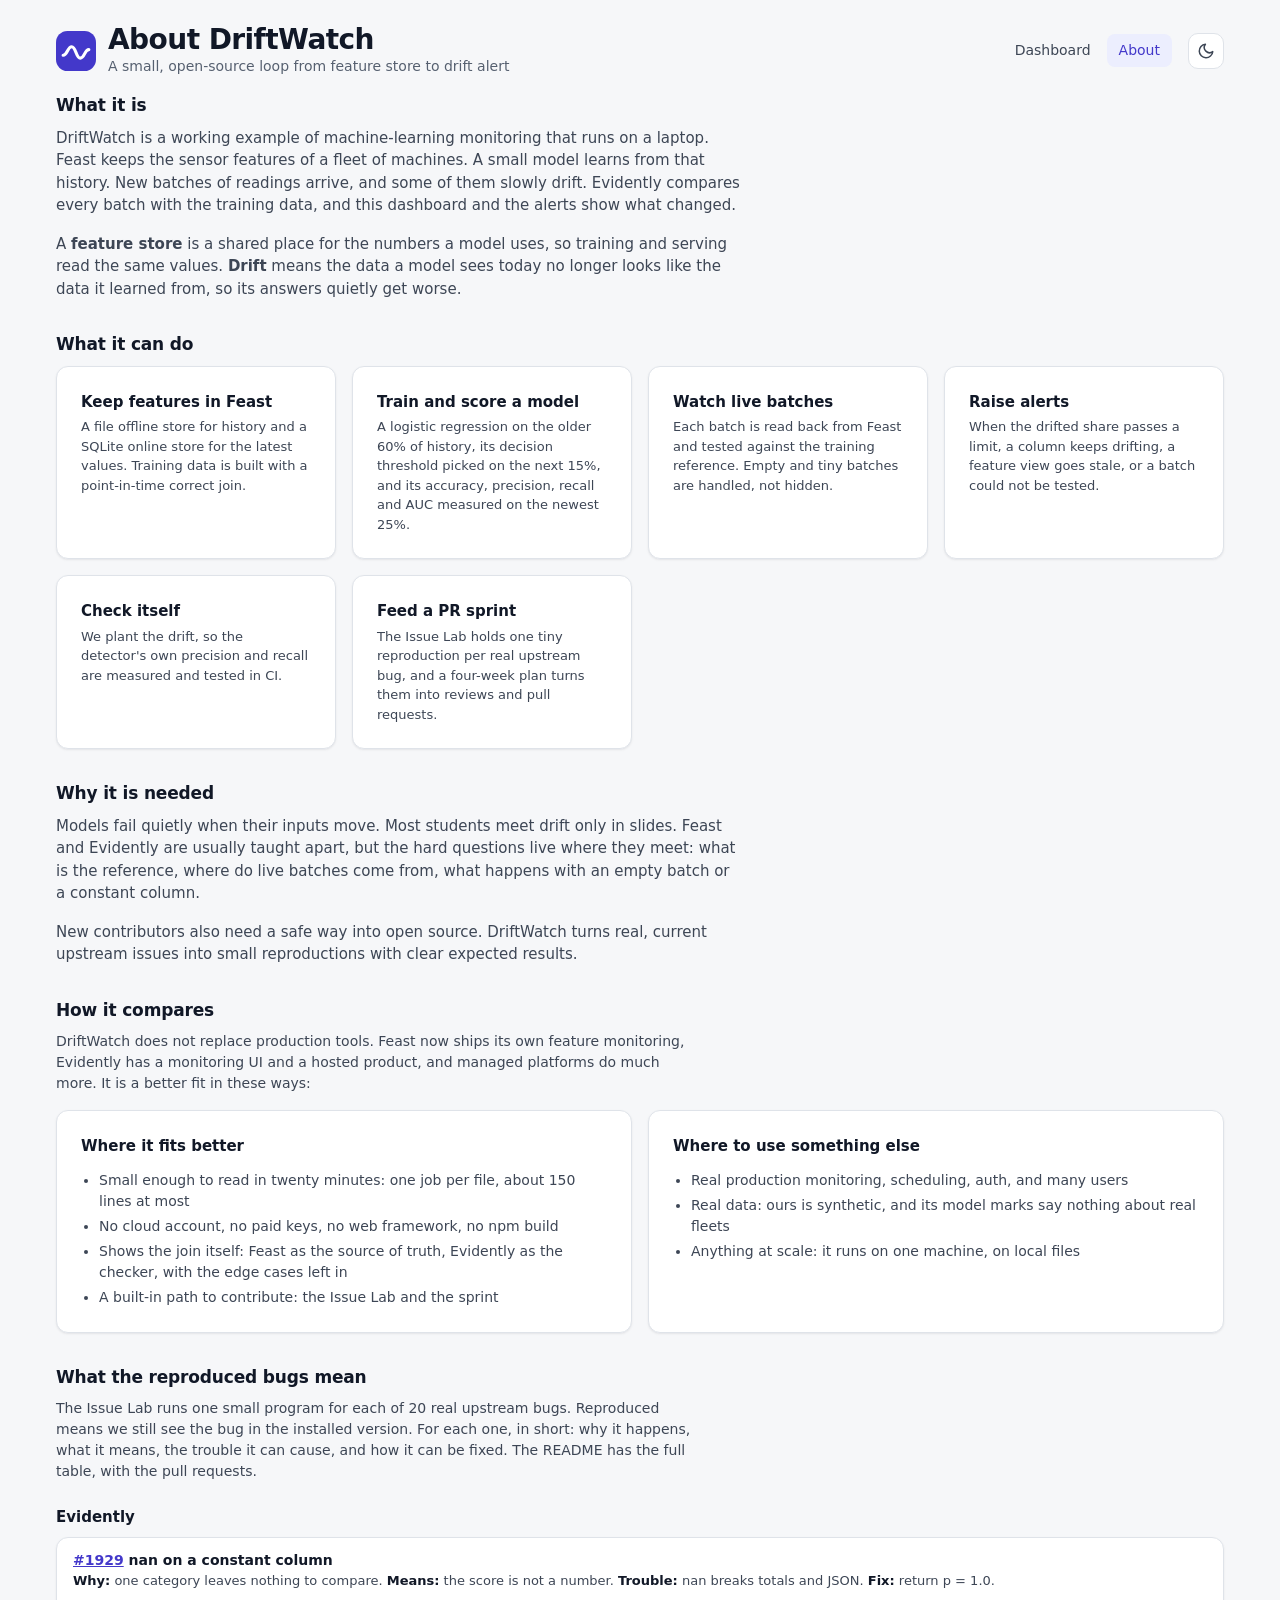
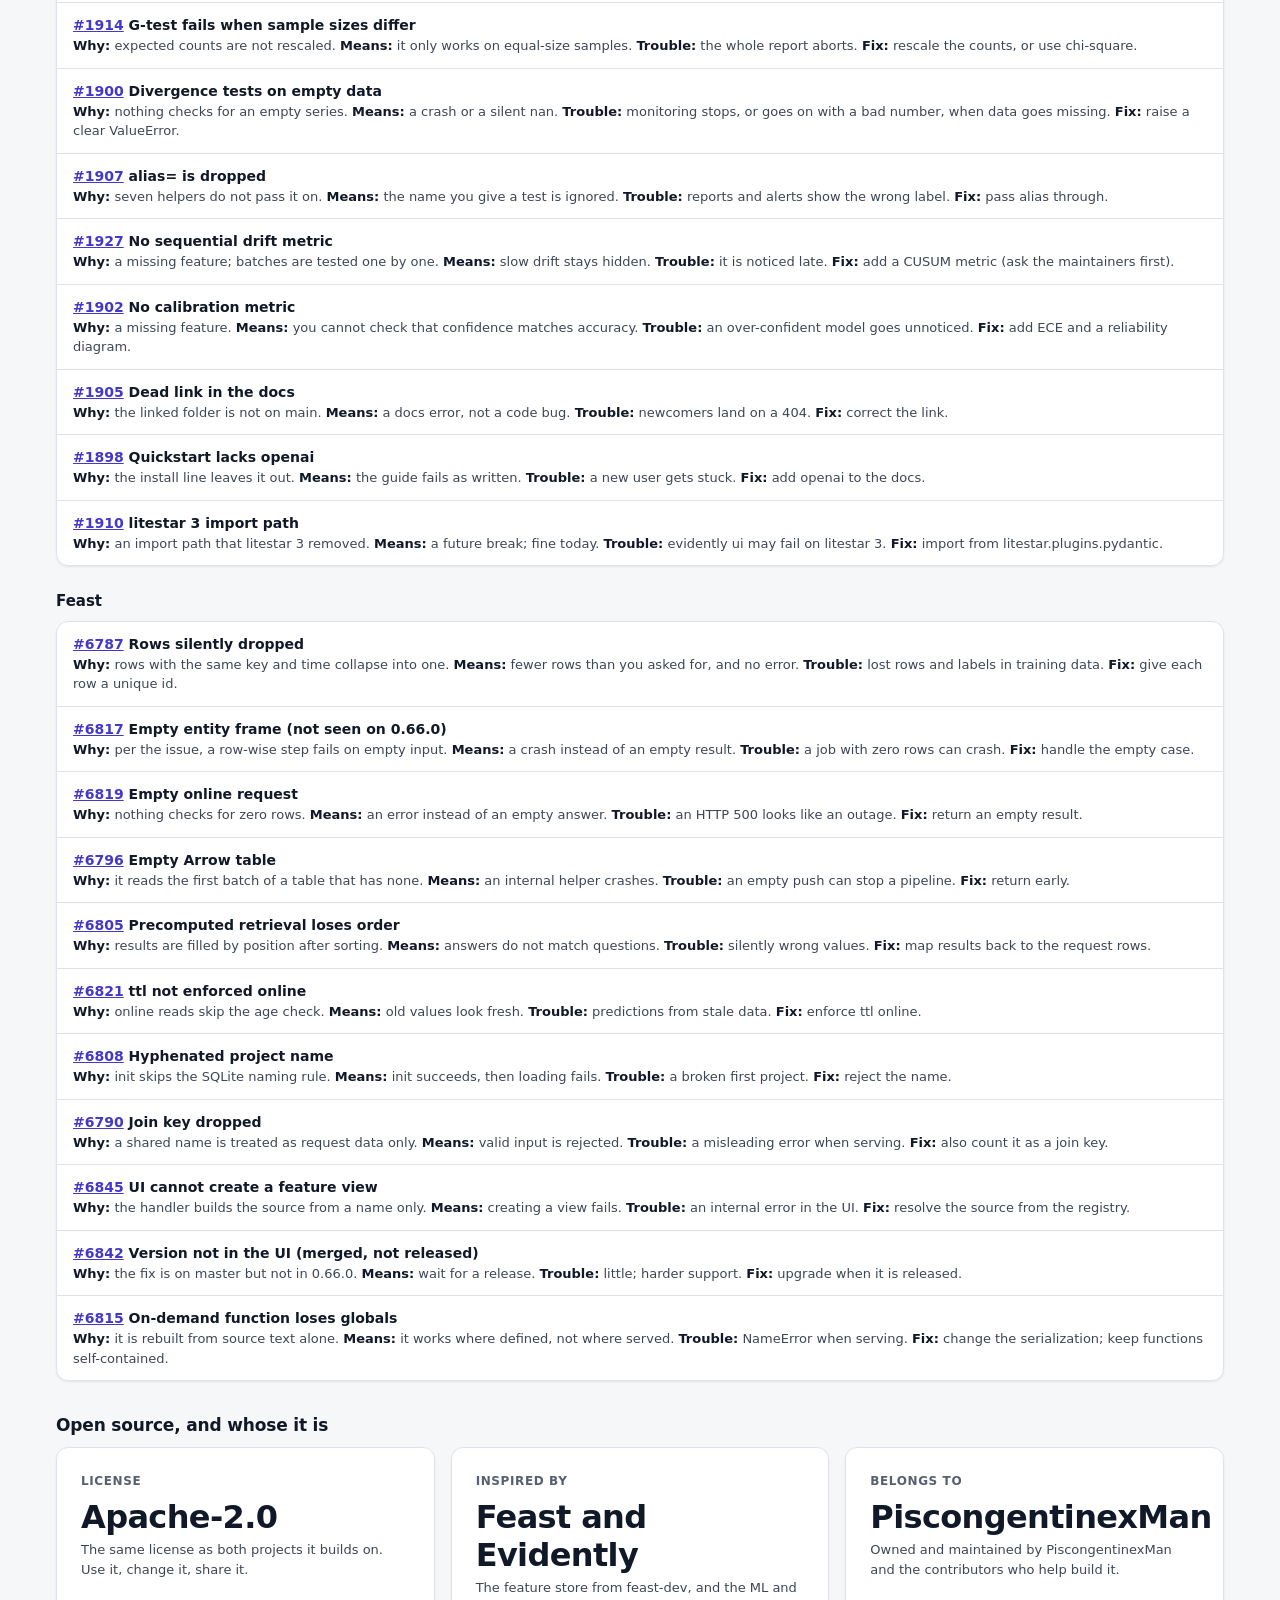
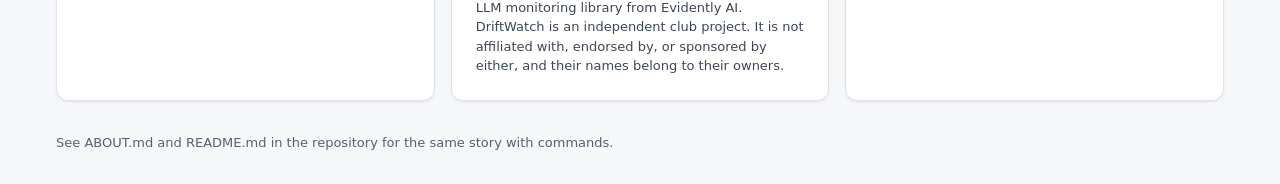
<file: web/about.html>
<!doctype html>
<html lang="en">
<head>
  <meta charset="utf-8">
  <meta name="viewport" content="width=device-width, initial-scale=1">
  <title>About DriftWatch</title>
  <meta name="description" content="What DriftWatch does, why it exists, how it compares, and who it belongs to.">
  <link rel="icon" href="data:image/svg+xml,%3Csvg xmlns='http://www.w3.org/2000/svg' viewBox='0 0 28 28'%3E%3Crect width='28' height='28' rx='8' fill='%234338ca'/%3E%3Cpath d='M5 17c3 0 3-6 6-6s3 8 6 8 3-6 6-6' stroke='white' stroke-width='2.2' fill='none' stroke-linecap='round'/%3E%3C/svg%3E">
  <link rel="stylesheet" href="tokens.css">
  <link rel="stylesheet" href="style.css">
  <script src="render.js" defer></script>
  <script src="theme.js" defer></script>
</head>
<body>
  <a class="skip" href="#main">Skip to content</a>
  <header class="top">
    <div class="brand">
      <svg class="mark" viewBox="0 0 28 28" aria-hidden="true">
        <rect width="28" height="28" rx="8" fill="var(--accent)"/>
        <path d="M5 17c3 0 3-6 6-6s3 8 6 8 3-6 6-6" stroke="var(--on-accent)" stroke-width="2.2" fill="none" stroke-linecap="round"/>
      </svg>
      <div>
        <h1>About DriftWatch</h1>
        <p class="tag">A small, open-source loop from feature store to drift alert</p>
      </div>
    </div>
    <div class="tools">
      <nav class="nav" aria-label="Pages"><a href="index.html">Dashboard</a><a href="about.html" aria-current="page">About</a></nav>
      <button class="icon-btn" id="theme" type="button" aria-label="Switch colour theme"></button>
    </div>
  </header>

  <main id="main">
    <section class="fade" aria-labelledby="h-what">
      <h2 id="h-what">What it is</h2>
      <div class="prose">
        <p>DriftWatch is a working example of machine-learning monitoring that runs on a laptop. Feast keeps the sensor features of a fleet of machines. A small model learns from that history. New batches of readings arrive, and some of them slowly drift. Evidently compares every batch with the training data, and this dashboard and the alerts show what changed.</p>
        <p>A <b>feature store</b> is a shared place for the numbers a model uses, so training and serving read the same values. <b>Drift</b> means the data a model sees today no longer looks like the data it learned from, so its answers quietly get worse.</p>
      </div>
    </section>

    <section class="fade" style="--i:1" aria-labelledby="h-can">
      <h2 id="h-can">What it can do</h2>
      <div class="cards">
        <article class="card"><h3>Keep features in Feast</h3><p class="sub">A file offline store for history and a SQLite online store for the latest values. Training data is built with a point-in-time correct join.</p></article>
        <article class="card"><h3>Train and score a model</h3><p class="sub">A logistic regression on the older 60% of history, its decision threshold picked on the next 15%, and its accuracy, precision, recall and AUC measured on the newest 25%.</p></article>
        <article class="card"><h3>Watch live batches</h3><p class="sub">Each batch is read back from Feast and tested against the training reference. Empty and tiny batches are handled, not hidden.</p></article>
        <article class="card"><h3>Raise alerts</h3><p class="sub">When the drifted share passes a limit, a column keeps drifting, a feature view goes stale, or a batch could not be tested.</p></article>
        <article class="card"><h3>Check itself</h3><p class="sub">We plant the drift, so the detector's own precision and recall are measured and tested in CI.</p></article>
        <article class="card"><h3>Feed a PR sprint</h3><p class="sub">The Issue Lab holds one tiny reproduction per real upstream bug, and a four-week plan turns them into reviews and pull requests.</p></article>
      </div>
    </section>

    <section class="fade" style="--i:2" aria-labelledby="h-why">
      <h2 id="h-why">Why it is needed</h2>
      <div class="prose">
        <p>Models fail quietly when their inputs move. Most students meet drift only in slides. Feast and Evidently are usually taught apart, but the hard questions live where they meet: what is the reference, where do live batches come from, what happens with an empty batch or a constant column.</p>
        <p>New contributors also need a safe way into open source. DriftWatch turns real, current upstream issues into small reproductions with clear expected results.</p>
      </div>
    </section>

    <section class="fade" style="--i:3" aria-labelledby="h-better">
      <h2 id="h-better">How it compares</h2>
      <p class="lede">DriftWatch does not replace production tools. Feast now ships its own feature monitoring, Evidently has a monitoring UI and a hosted product, and managed platforms do much more. It is a better fit in these ways:</p>
      <div class="two">
        <article class="card"><h3>Where it fits better</h3>
          <ul>
            <li>Small enough to read in twenty minutes: one job per file, about 150 lines at most</li>
            <li>No cloud account, no paid keys, no web framework, no npm build</li>
            <li>Shows the join itself: Feast as the source of truth, Evidently as the checker, with the edge cases left in</li>
            <li>A built-in path to contribute: the Issue Lab and the sprint</li>
          </ul></article>
        <article class="card"><h3>Where to use something else</h3>
          <ul>
            <li>Real production monitoring, scheduling, auth, and many users</li>
            <li>Real data: ours is synthetic, and its model marks say nothing about real fleets</li>
            <li>Anything at scale: it runs on one machine, on local files</li>
          </ul></article>
      </div>
    </section>

    <section class="fade bugs" style="--i:4" aria-labelledby="h-bugs">
      <h2 id="h-bugs">What the reproduced bugs mean</h2>
      <p class="lede">The Issue Lab runs one small program for each of 20 real upstream bugs. Reproduced means we still see the bug in the installed version. For each one, in short: why it happens, what it means, the trouble it can cause, and how it can be fixed. The README has the full table, with the pull requests.</p>
      <h3>Evidently</h3>
      <div class="panel"><ul class="why">
        <li><p class="t"><a href="https://github.com/evidentlyai/evidently/issues/1929" target="_blank" rel="noopener">#1929</a> nan on a constant column</p><p class="d"><b>Why:</b> one category leaves nothing to compare. <b>Means:</b> the score is not a number. <b>Trouble:</b> nan breaks totals and JSON. <b>Fix:</b> return p = 1.0.</p></li>
        <li><p class="t"><a href="https://github.com/evidentlyai/evidently/issues/1914" target="_blank" rel="noopener">#1914</a> G-test fails when sample sizes differ</p><p class="d"><b>Why:</b> expected counts are not rescaled. <b>Means:</b> it only works on equal-size samples. <b>Trouble:</b> the whole report aborts. <b>Fix:</b> rescale the counts, or use chi-square.</p></li>
        <li><p class="t"><a href="https://github.com/evidentlyai/evidently/issues/1900" target="_blank" rel="noopener">#1900</a> Divergence tests on empty data</p><p class="d"><b>Why:</b> nothing checks for an empty series. <b>Means:</b> a crash or a silent nan. <b>Trouble:</b> monitoring stops, or goes on with a bad number, when data goes missing. <b>Fix:</b> raise a clear ValueError.</p></li>
        <li><p class="t"><a href="https://github.com/evidentlyai/evidently/issues/1907" target="_blank" rel="noopener">#1907</a> alias= is dropped</p><p class="d"><b>Why:</b> seven helpers do not pass it on. <b>Means:</b> the name you give a test is ignored. <b>Trouble:</b> reports and alerts show the wrong label. <b>Fix:</b> pass alias through.</p></li>
        <li><p class="t"><a href="https://github.com/evidentlyai/evidently/issues/1927" target="_blank" rel="noopener">#1927</a> No sequential drift metric</p><p class="d"><b>Why:</b> a missing feature; batches are tested one by one. <b>Means:</b> slow drift stays hidden. <b>Trouble:</b> it is noticed late. <b>Fix:</b> add a CUSUM metric (ask the maintainers first).</p></li>
        <li><p class="t"><a href="https://github.com/evidentlyai/evidently/issues/1902" target="_blank" rel="noopener">#1902</a> No calibration metric</p><p class="d"><b>Why:</b> a missing feature. <b>Means:</b> you cannot check that confidence matches accuracy. <b>Trouble:</b> an over-confident model goes unnoticed. <b>Fix:</b> add ECE and a reliability diagram.</p></li>
        <li><p class="t"><a href="https://github.com/evidentlyai/evidently/issues/1905" target="_blank" rel="noopener">#1905</a> Dead link in the docs</p><p class="d"><b>Why:</b> the linked folder is not on main. <b>Means:</b> a docs error, not a code bug. <b>Trouble:</b> newcomers land on a 404. <b>Fix:</b> correct the link.</p></li>
        <li><p class="t"><a href="https://github.com/evidentlyai/evidently/issues/1898" target="_blank" rel="noopener">#1898</a> Quickstart lacks openai</p><p class="d"><b>Why:</b> the install line leaves it out. <b>Means:</b> the guide fails as written. <b>Trouble:</b> a new user gets stuck. <b>Fix:</b> add openai to the docs.</p></li>
        <li><p class="t"><a href="https://github.com/evidentlyai/evidently/issues/1910" target="_blank" rel="noopener">#1910</a> litestar 3 import path</p><p class="d"><b>Why:</b> an import path that litestar 3 removed. <b>Means:</b> a future break; fine today. <b>Trouble:</b> evidently ui may fail on litestar 3. <b>Fix:</b> import from litestar.plugins.pydantic.</p></li>
      </ul></div>
      <h3>Feast</h3>
      <div class="panel"><ul class="why">
        <li><p class="t"><a href="https://github.com/feast-dev/feast/issues/6787" target="_blank" rel="noopener">#6787</a> Rows silently dropped</p><p class="d"><b>Why:</b> rows with the same key and time collapse into one. <b>Means:</b> fewer rows than you asked for, and no error. <b>Trouble:</b> lost rows and labels in training data. <b>Fix:</b> give each row a unique id.</p></li>
        <li><p class="t"><a href="https://github.com/feast-dev/feast/issues/6817" target="_blank" rel="noopener">#6817</a> Empty entity frame (not seen on 0.66.0)</p><p class="d"><b>Why:</b> per the issue, a row-wise step fails on empty input. <b>Means:</b> a crash instead of an empty result. <b>Trouble:</b> a job with zero rows can crash. <b>Fix:</b> handle the empty case.</p></li>
        <li><p class="t"><a href="https://github.com/feast-dev/feast/issues/6819" target="_blank" rel="noopener">#6819</a> Empty online request</p><p class="d"><b>Why:</b> nothing checks for zero rows. <b>Means:</b> an error instead of an empty answer. <b>Trouble:</b> an HTTP 500 looks like an outage. <b>Fix:</b> return an empty result.</p></li>
        <li><p class="t"><a href="https://github.com/feast-dev/feast/issues/6796" target="_blank" rel="noopener">#6796</a> Empty Arrow table</p><p class="d"><b>Why:</b> it reads the first batch of a table that has none. <b>Means:</b> an internal helper crashes. <b>Trouble:</b> an empty push can stop a pipeline. <b>Fix:</b> return early.</p></li>
        <li><p class="t"><a href="https://github.com/feast-dev/feast/issues/6805" target="_blank" rel="noopener">#6805</a> Precomputed retrieval loses order</p><p class="d"><b>Why:</b> results are filled by position after sorting. <b>Means:</b> answers do not match questions. <b>Trouble:</b> silently wrong values. <b>Fix:</b> map results back to the request rows.</p></li>
        <li><p class="t"><a href="https://github.com/feast-dev/feast/issues/6821" target="_blank" rel="noopener">#6821</a> ttl not enforced online</p><p class="d"><b>Why:</b> online reads skip the age check. <b>Means:</b> old values look fresh. <b>Trouble:</b> predictions from stale data. <b>Fix:</b> enforce ttl online.</p></li>
        <li><p class="t"><a href="https://github.com/feast-dev/feast/issues/6808" target="_blank" rel="noopener">#6808</a> Hyphenated project name</p><p class="d"><b>Why:</b> init skips the SQLite naming rule. <b>Means:</b> init succeeds, then loading fails. <b>Trouble:</b> a broken first project. <b>Fix:</b> reject the name.</p></li>
        <li><p class="t"><a href="https://github.com/feast-dev/feast/issues/6790" target="_blank" rel="noopener">#6790</a> Join key dropped</p><p class="d"><b>Why:</b> a shared name is treated as request data only. <b>Means:</b> valid input is rejected. <b>Trouble:</b> a misleading error when serving. <b>Fix:</b> also count it as a join key.</p></li>
        <li><p class="t"><a href="https://github.com/feast-dev/feast/issues/6845" target="_blank" rel="noopener">#6845</a> UI cannot create a feature view</p><p class="d"><b>Why:</b> the handler builds the source from a name only. <b>Means:</b> creating a view fails. <b>Trouble:</b> an internal error in the UI. <b>Fix:</b> resolve the source from the registry.</p></li>
        <li><p class="t"><a href="https://github.com/feast-dev/feast/issues/6842" target="_blank" rel="noopener">#6842</a> Version not in the UI (merged, not released)</p><p class="d"><b>Why:</b> the fix is on master but not in 0.66.0. <b>Means:</b> wait for a release. <b>Trouble:</b> little; harder support. <b>Fix:</b> upgrade when it is released.</p></li>
        <li><p class="t"><a href="https://github.com/feast-dev/feast/issues/6815" target="_blank" rel="noopener">#6815</a> On-demand function loses globals</p><p class="d"><b>Why:</b> it is rebuilt from source text alone. <b>Means:</b> it works where defined, not where served. <b>Trouble:</b> NameError when serving. <b>Fix:</b> change the serialization; keep functions self-contained.</p></li>
      </ul></div>
    </section>

    <section class="fade" style="--i:5" aria-labelledby="h-open">
      <h2 id="h-open">Open source, and whose it is</h2>
      <div class="cards">
        <article class="card"><p class="label">License</p><p class="big">Apache-2.0</p><p class="sub">The same license as both projects it builds on. Use it, change it, share it.</p></article>
        <article class="card"><p class="label">Inspired by</p><p class="big">Feast and Evidently</p><p class="sub">The feature store from feast-dev, and the ML and LLM monitoring library from Evidently AI. DriftWatch is an independent club project. It is not affiliated with, endorsed by, or sponsored by either, and their names belong to their owners.</p></article>
        <article class="card"><p class="label">Belongs to</p><p class="big">PiscongentinexMan</p><p class="sub">Owned and maintained by PiscongentinexMan and the contributors who help build it.</p></article>
      </div>
    </section>
  </main>
  <footer>See ABOUT.md and README.md in the repository for the same story with commands.</footer>
</body>
</html>
</file>
<file: web/tokens.css>
/* Design tokens: change a colour here and nothing else in the UI needs touching.
   Light is the default; dark follows the system unless the toggle sets data-theme. */
:root {
  color-scheme: light;
  --bg: #f6f7f9;
  --surface: #ffffff;
  --surface-2: #f0f2f5;
  --border: #dfe3e9;
  --grid: #e7eaef;
  --text: #111827;
  --text-2: #3d4655;
  --muted: #566070;
  --accent: #4338ca;
  --accent-soft: #eceefe;
  --on-accent: #ffffff;
  --ok: #146c33;
  --ok-soft: #e6f6ec;
  --warn: #8f5200;
  --warn-soft: #fff3d9;
  --alert: #b3221d;
  --alert-soft: #fdebea;
  --shadow: 0 1px 2px rgba(16, 24, 40, 0.04), 0 1px 3px rgba(16, 24, 40, 0.05);

  --radius: 12px;
  --s1: 8px;
  --s2: 16px;
  --s3: 24px;
  --s4: 32px;
  --s5: 48px;
  --font: system-ui, -apple-system, "Segoe UI", Roboto, "Helvetica Neue", Arial, sans-serif;
}

@media (prefers-color-scheme: dark) {
  :root:not([data-theme="light"]) {
    color-scheme: dark;
    --bg: #0c0f15;
    --surface: #131822;
    --surface-2: #1a202c;
    --border: #262d3b;
    --grid: #232a37;
    --text: #e9ecf2;
    --text-2: #bcc3d0;
    --muted: #97a0b1;
    --accent: #a5b4fc;
    --accent-soft: #1f2440;
    --on-accent: #0c0f15;
    --ok: #5fd68a;
    --ok-soft: #12291d;
    --warn: #f3bd55;
    --warn-soft: #2e2410;
    --alert: #ff8f88;
    --alert-soft: #331a19;
    --shadow: 0 1px 2px rgba(0, 0, 0, 0.4);
  }
}

:root[data-theme="dark"] {
  color-scheme: dark;
  --bg: #0c0f15;
  --surface: #131822;
  --surface-2: #1a202c;
  --border: #262d3b;
  --grid: #232a37;
  --text: #e9ecf2;
  --text-2: #bcc3d0;
  --muted: #97a0b1;
  --accent: #a5b4fc;
  --accent-soft: #1f2440;
  --on-accent: #0c0f15;
  --ok: #5fd68a;
  --ok-soft: #12291d;
  --warn: #f3bd55;
  --warn-soft: #2e2410;
  --alert: #ff8f88;
  --alert-soft: #331a19;
  --shadow: 0 1px 2px rgba(0, 0, 0, 0.4);
}
</file>
<file: web/style.css>
/* Layout and components. Colours and spacing come from tokens.css; nothing here hard-codes a colour. */
*, *::before, *::after { box-sizing: border-box; }
html { -webkit-text-size-adjust: 100%; }
body { margin: 0; background: var(--bg); color: var(--text); font: 400 15px/1.5 var(--font); font-variant-numeric: tabular-nums; }
h1, h2, h3, p { margin: 0; }
a { color: var(--accent); }
code { font: 500 13px ui-monospace, SFMono-Regular, Menlo, Consolas, monospace; background: var(--surface-2); border: 1px solid var(--border); border-radius: 6px; padding: 2px 8px; }
:focus-visible { outline: 2px solid var(--accent); outline-offset: 2px; border-radius: 6px; }
.sr-only, .skip:not(:focus) { position: absolute; width: 1px; height: 1px; overflow: hidden; clip: rect(0 0 0 0); white-space: nowrap; }
.skip:focus { position: fixed; left: var(--s2); top: var(--s1); z-index: 10; background: var(--surface); padding: var(--s1) var(--s2); border-radius: var(--s1); }

.top, main, footer { max-width: 1200px; margin: 0 auto; padding-left: var(--s2); padding-right: var(--s2); }
.top { display: flex; flex-wrap: wrap; align-items: center; justify-content: space-between; gap: var(--s2); padding-top: var(--s3); padding-bottom: var(--s2); }
.brand { display: flex; align-items: center; gap: 12px; }
.mark { width: 40px; height: 40px; flex: none; }
h1 { font-size: 28px; line-height: 1.15; font-weight: 650; letter-spacing: -0.02em; }
.tag { color: var(--muted); font-size: 14px; }
.tools { display: flex; flex-wrap: wrap; align-items: center; gap: var(--s1); }
.nav { display: flex; gap: 4px; margin-right: var(--s1); }
.nav a { color: var(--text-2); text-decoration: none; font-size: 14px; font-weight: 500; padding: 6px 12px; border-radius: 8px; transition: background 0.15s, color 0.15s; }
.nav a:hover { background: var(--surface-2); color: var(--text); }
.nav a[aria-current] { color: var(--accent); background: var(--accent-soft); }
.prose { max-width: 72ch; color: var(--text-2); }
.prose p + p { margin-top: var(--s2); }
.two { display: grid; gap: var(--s2); grid-template-columns: repeat(auto-fit, minmax(min(100%, 320px), 1fr)); }
.card ul { margin: var(--s1) 0 0; padding-left: 18px; color: var(--text-2); font-size: 14px; }
.card li + li { margin-top: 4px; }
.chip { font-size: 13px; color: var(--text-2); background: var(--surface); border: 1px solid var(--border); border-radius: 999px; padding: 4px 12px; }
.icon-btn { width: 36px; height: 36px; display: grid; place-items: center; color: var(--text-2); background: var(--surface); border: 1px solid var(--border); border-radius: 10px; cursor: pointer; transition: color 0.15s, border-color 0.15s; }
.icon-btn:hover { color: var(--accent); border-color: var(--accent); }
.icon { width: 18px; height: 18px; fill: none; stroke: currentColor; stroke-width: 2; stroke-linecap: round; stroke-linejoin: round; flex: none; }

main { padding-bottom: var(--s4); }
#content > * + *, main > section + section { margin-top: var(--s4); }
#content > .strip { margin-top: var(--s2); }
h2 { font-size: 17px; font-weight: 600; letter-spacing: -0.01em; margin-bottom: var(--s1); }
h3 { font-size: 15px; font-weight: 600; }
.lede { color: var(--text-2); font-size: 14px; max-width: 72ch; margin-bottom: var(--s2); }
.label { font-size: 12px; font-weight: 600; letter-spacing: 0.05em; text-transform: uppercase; color: var(--muted); }
.sub { font-size: 13px; color: var(--text-2); }

.cards { display: grid; gap: var(--s2); grid-template-columns: repeat(auto-fit, minmax(230px, 1fr)); }
.card, .panel { background: var(--surface); border: 1px solid var(--border); border-radius: var(--radius); box-shadow: var(--shadow); }
.card { padding: var(--s3); display: flex; flex-direction: column; gap: 4px; transition: border-color 0.2s, transform 0.2s; }
.card:hover { border-color: var(--accent); transform: translateY(-1px); }
.big { font-size: 32px; line-height: 1.2; font-weight: 650; letter-spacing: -0.02em; margin-top: 4px; }
.card .pill { align-self: flex-start; margin-top: var(--s1); }
.spark { width: 120px; height: 32px; margin-top: var(--s1); }
.strip { display: flex; flex-wrap: wrap; gap: 4px var(--s3); font-size: 13px; color: var(--text-2); padding: 0 4px; }
.strip b { color: var(--text); font-weight: 600; margin-right: 6px; }

.charts { display: grid; gap: var(--s2); grid-template-columns: repeat(auto-fill, minmax(min(100%, 300px), 1fr)); }
.chart { padding: var(--s2) var(--s2) var(--s1); }
.chart header { display: flex; align-items: center; justify-content: space-between; gap: var(--s1); }
.chart svg { display: block; width: 100%; height: auto; margin-top: var(--s1); }
.line { fill: none; stroke: var(--accent); stroke-width: 2; stroke-linejoin: round; stroke-linecap: round; stroke-dasharray: 1; stroke-dashoffset: 0; animation: draw 1.1s ease-out both; }
.pt { fill: var(--surface); stroke: var(--accent); stroke-width: 2; }
.pt.hot { fill: var(--alert); stroke: var(--alert); }
.limit { stroke: var(--alert); stroke-width: 1.5; stroke-dasharray: 4 4; }
.zone { fill: var(--alert); opacity: 0.07; }
.grid { stroke: var(--grid); }
.skip { fill: none; stroke: var(--muted); stroke-width: 1.5; stroke-linecap: round; }
.tick { fill: var(--muted); font-size: 10px; }
.limit-label { fill: var(--alert); }

.cols { display: grid; gap: var(--s3); grid-template-columns: minmax(0, 3fr) minmax(0, 2fr); align-items: start; }
.panel { overflow: hidden; }
.panel-note { padding: var(--s2) var(--s2) 0; font-size: 13px; color: var(--text-2); }
.scroll { overflow-x: auto; }
table { width: 100%; border-collapse: collapse; font-size: 14px; }
th { padding: 12px var(--s2); text-align: left; font-size: 12px; font-weight: 600; letter-spacing: 0.05em; text-transform: uppercase; color: var(--muted); background: var(--surface-2); white-space: nowrap; }
td { padding: 12px var(--s2); border-top: 1px solid var(--border); white-space: nowrap; }
td:nth-child(3) { white-space: normal; }
tbody tr { transition: background 0.15s; }
tbody tr:hover { background: var(--surface-2); }
.num { text-align: right; }

.pill { display: inline-flex; align-items: center; gap: 6px; padding: 0 10px; border-radius: 999px; font-size: 12px; font-weight: 600; line-height: 22px; white-space: nowrap; }
.pill::before { content: ""; width: 6px; height: 6px; border-radius: 50%; background: currentColor; }
.pill.ok { color: var(--ok); background: var(--ok-soft); }
.pill.warn { color: var(--warn); background: var(--warn-soft); }
.pill.alert { color: var(--alert); background: var(--alert-soft); }
.pill.idle { color: var(--text-2); background: var(--surface-2); }

.alerts { list-style: none; margin: 0; padding: 0; max-height: 440px; overflow: auto; }
.alerts li { display: grid; grid-template-columns: auto 1fr auto; gap: 12px; padding: 12px var(--s2); border-top: 1px solid var(--border); transition: background 0.15s; }
.alerts li:first-child { border-top: 0; }
.alerts li:hover { background: var(--surface-2); }
.alerts .alert .ico { color: var(--alert); }
.alerts .warn .ico { color: var(--warn); }
.alerts .t { font-weight: 600; font-size: 14px; }
.alerts .d, .alerts .when { font-size: 13px; color: var(--text-2); }
.alerts .when { white-space: nowrap; }

.bugs h3 { margin: var(--s3) 0 var(--s1); }
.why { list-style: none; margin: 0; padding: 0; }
.why li { padding: 12px var(--s2); border-top: 1px solid var(--border); }
.why li:first-child { border-top: 0; }
.why .t { font-weight: 600; font-size: 14px; }
.why .d { font-size: 13px; color: var(--text-2); }
.why .d b { color: var(--text); font-weight: 600; }

.empty { display: flex; flex-direction: column; align-items: center; gap: var(--s1); text-align: center; padding: var(--s5) var(--s3); color: var(--text-2); }
.empty .icon { width: 32px; height: 32px; color: var(--muted); }
.empty h3 { color: var(--text); }
.empty.small { padding: var(--s4) var(--s3); }
.loading { padding: var(--s4); color: var(--muted); text-align: center; }
footer { padding-top: 0; padding-bottom: var(--s4); font-size: 13px; color: var(--muted); }

.fade { animation: fade 0.5s ease-out both; animation-delay: calc(var(--i, 0) * 50ms); }
@keyframes fade { from { opacity: 0; transform: translateY(6px); } }
@keyframes draw { from { stroke-dashoffset: 1; } }

@media (max-width: 900px) { .cols { grid-template-columns: minmax(0, 1fr); } }
@media (max-width: 560px) {
  h1 { font-size: 24px; }
  .hide-sm { display: none; }
  .big { font-size: 28px; }
}
@media (prefers-reduced-motion: reduce) {
  *, *::before, *::after { animation: none !important; transition: none !important; }
}
</file>
